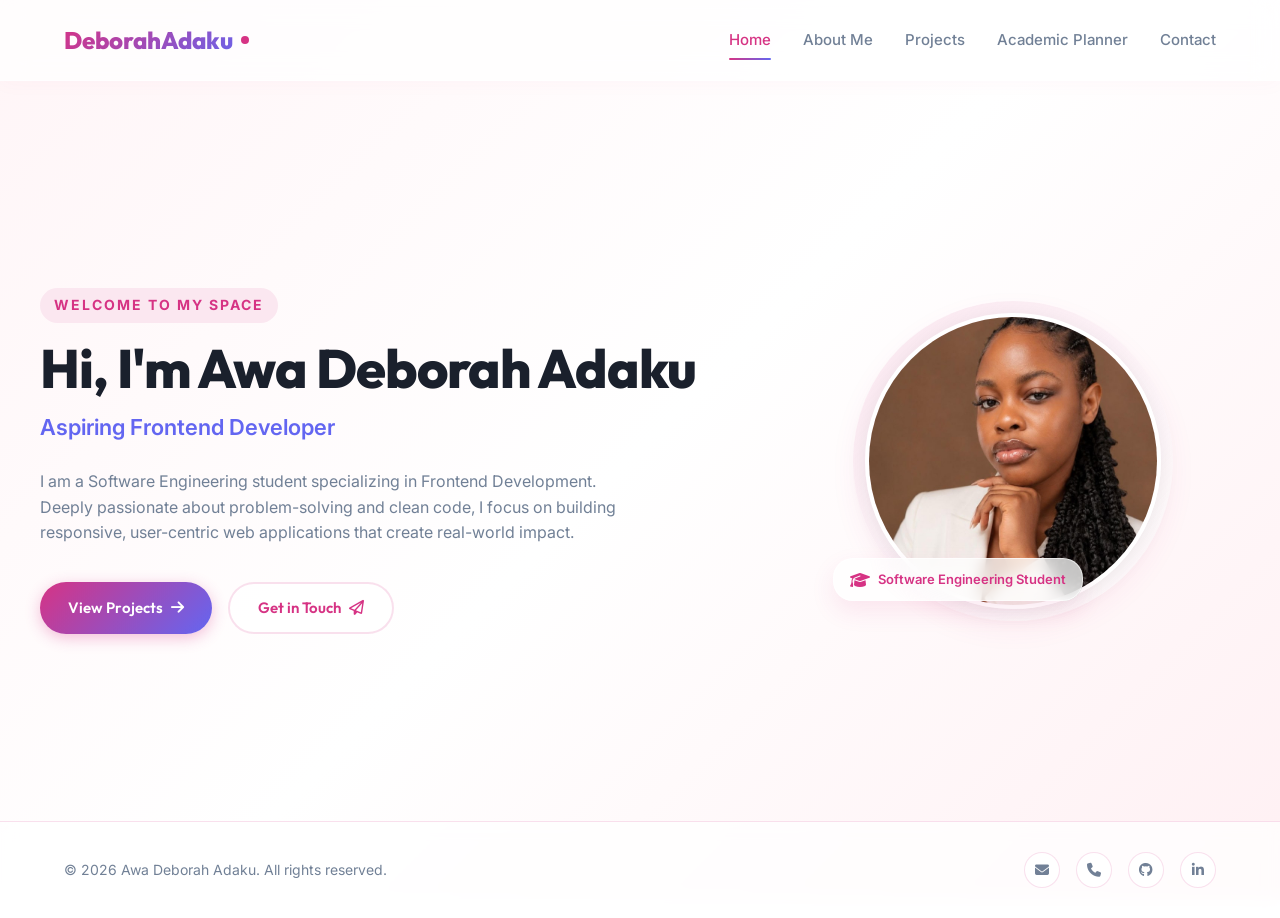
<file: index.html>
<!DOCTYPE html>
<html lang="en">
<head>
  <meta charset="UTF-8">
  <meta name="viewport" content="width=device-width, initial-scale=1.0">
  <meta name="description" content="Academic Portfolio of Awa Deborah Adaku - Aspiring Frontend Developer and Software Engineering Student.">
  <title>Awa Deborah Adaku | Home Portfolio</title>
  <link rel="stylesheet" href="css/style.css">
  <link rel="stylesheet" href="https://cdnjs.cloudflare.com/ajax/libs/font-awesome/6.4.0/css/all.min.css">
</head>
<body>

  <!-- Navigation Header -->
  <header>
    <div class="container navbar">
      <a href="index.html" class="logo">
        DeborahAdaku<span class="logo-dot"></span>
      </a>
      <button class="menu-toggle" aria-label="Toggle Navigation Menu">
        <span></span>
        <span></span>
        <span></span>
      </button>
      <nav class="nav-links">
        <a href="index.html" class="active">Home</a>
        <a href="about.html">About Me</a>
        <a href="projects.html">Projects</a>
        <a href="planner.html">Academic Planner</a>
        <a href="contact.html">Contact</a>
      </nav>
    </div>
  </header>

  <!-- Main Hero Section -->
  <main class="container hero-section">
    <div class="hero-content">
      <span class="welcome-label">Welcome to my space</span>
      <h1 class="hero-name">Hi, I'm Awa Deborah Adaku</h1>
      <p class="hero-tagline">Aspiring Frontend Developer</p>
      <p class="hero-bio">
        I am a Software Engineering student specializing in Frontend Development. Deeply passionate about problem-solving and clean code, I focus on building responsive, user-centric web applications that create real-world impact.
      </p>
      <div class="hero-buttons">
        <a href="projects.html" class="btn btn-primary">
          View Projects <i class="fas fa-arrow-right"></i>
        </a>
        <a href="contact.html" class="btn btn-outline">
          Get in Touch <i class="far fa-paper-plane"></i>
        </a>
      </div>
    </div>
    
    <div class="hero-image-wrapper">
      <div class="hero-image-container">
        <img src="assets/profile.jpg" alt="Awa Deborah Adaku - Portrait" class="hero-image">
        <div class="hero-badge">
          <i class="fas fa-graduation-cap" style="color: var(--primary);"></i>
          <span>Software Engineering Student</span>
        </div>
      </div>
    </div>
  </main>

  <!-- Footer Section -->
  <footer>
    <div class="container footer-content">
      <p>&copy; 2026 Awa Deborah Adaku. All rights reserved.</p>
      <div class="social-links">
        <a href="mailto:d.awa8101@miva.edu.ng" class="social-icon" aria-label="Email Awa"><i class="fas fa-envelope"></i></a>
        <a href="tel:07070269070" class="social-icon" aria-label="Call Awa"><i class="fas fa-phone"></i></a>
        <a href="#" class="social-icon" aria-label="GitHub Profile"><i class="fab fa-github"></i></a>
        <a href="#" class="social-icon" aria-label="LinkedIn Profile"><i class="fab fa-linkedin-in"></i></a>
      </div>
    </div>
  </footer>

  <script src="js/main.js"></script>
</body>
</html>
</file>
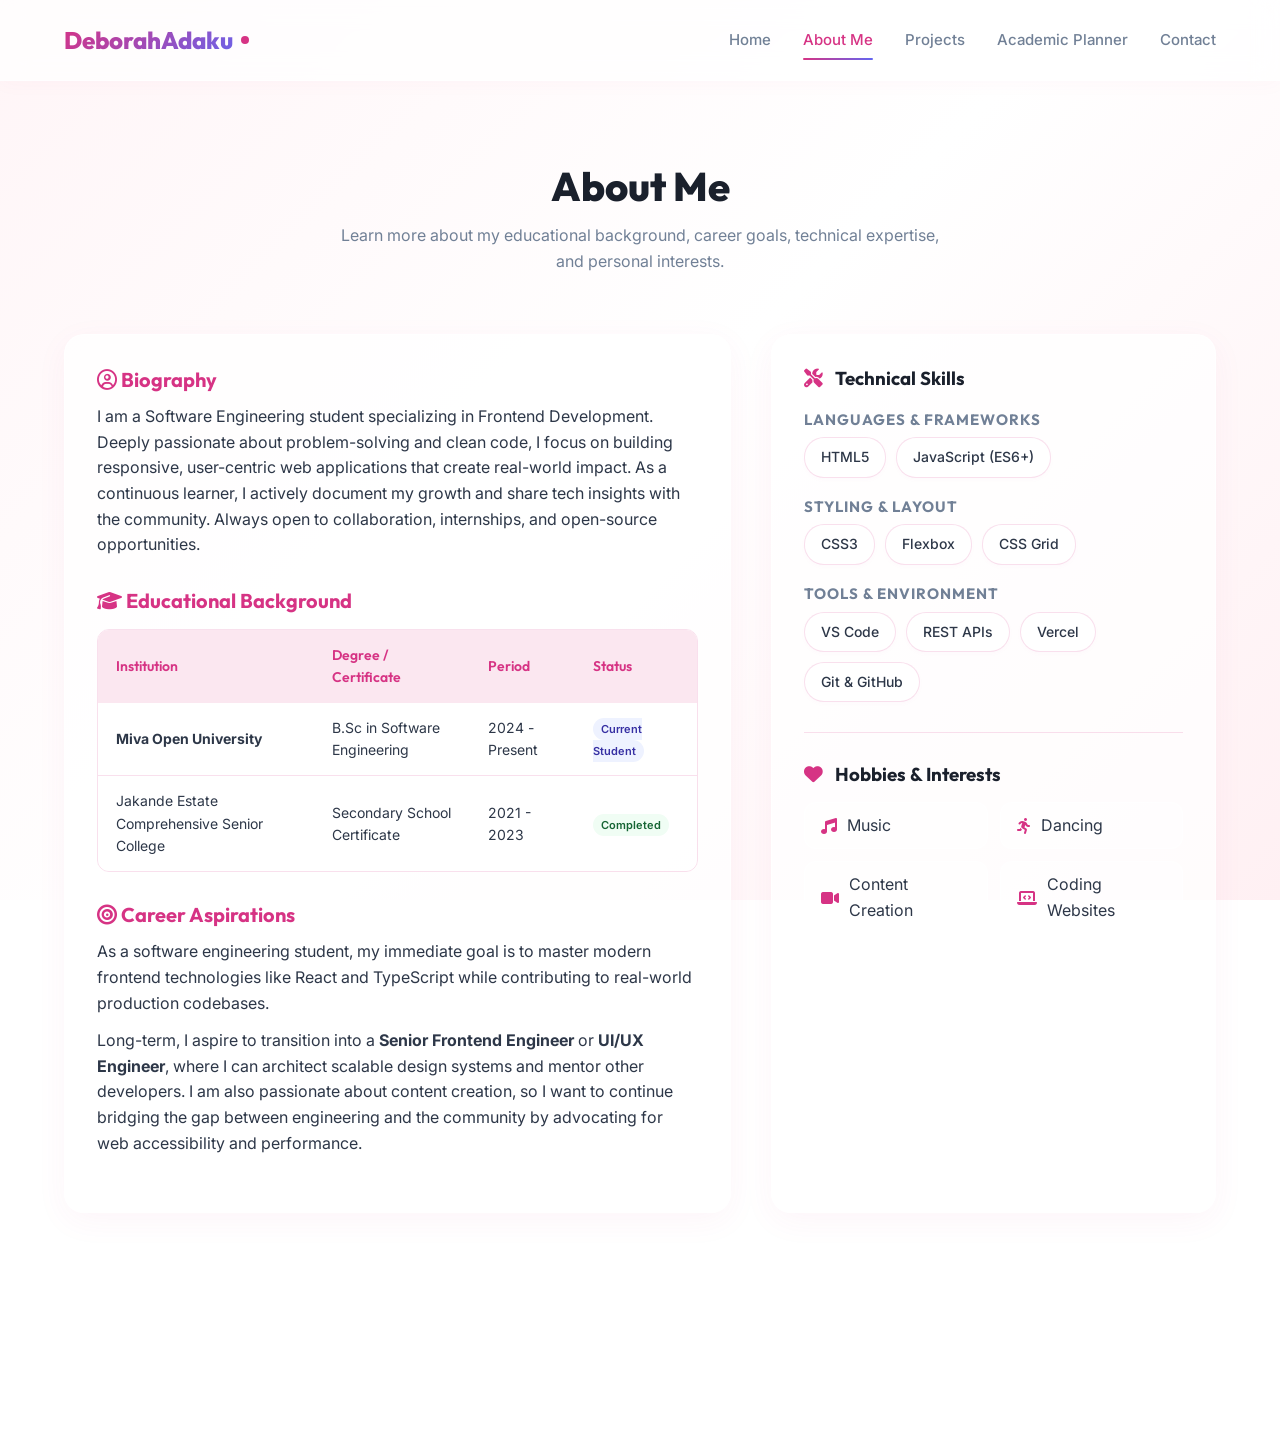
<file: about.html>
<!DOCTYPE html>
<html lang="en">
<head>
  <meta charset="UTF-8">
  <meta name="viewport" content="width=device-width, initial-scale=1.0">
  <meta name="description" content="About Awa Deborah Adaku - Education, skills, career goals and hobbies.">
  <title>About Me | Awa Deborah Adaku</title>
  <link rel="stylesheet" href="css/style.css">
  <link rel="stylesheet" href="https://cdnjs.cloudflare.com/ajax/libs/font-awesome/6.4.0/css/all.min.css">
</head>
<body>

  <!-- Navigation Header -->
  <header>
    <div class="container navbar">
      <a href="index.html" class="logo">
        DeborahAdaku<span class="logo-dot"></span>
      </a>
      <button class="menu-toggle" aria-label="Toggle Navigation Menu">
        <span></span>
        <span></span>
        <span></span>
      </button>
      <nav class="nav-links">
        <a href="index.html">Home</a>
        <a href="about.html" class="active">About Me</a>
        <a href="projects.html">Projects</a>
        <a href="planner.html">Academic Planner</a>
        <a href="contact.html">Contact</a>
      </nav>
    </div>
  </header>

  <!-- About Me Main Page Content -->
  <main class="page-section">
    <div class="container fade-in">
      
      <div class="page-header">
        <h1 class="page-title">About Me</h1>
        <p class="page-subtitle">Learn more about my educational background, career goals, technical expertise, and personal interests.</p>
      </div>

      <div class="about-grid">
        
        <!-- Left Column: Biography, Education, and Career Aspirations -->
        <div class="glass-card">
          <div class="about-info-group">
            <h3><i class="far fa-user-circle"></i> Biography</h3>
            <p>
              I am a Software Engineering student specializing in Frontend Development. Deeply passionate about problem-solving and clean code, I focus on building responsive, user-centric web applications that create real-world impact. As a continuous learner, I actively document my growth and share tech insights with the community. Always open to collaboration, internships, and open-source opportunities.
            </p>
          </div>

          <div class="about-info-group" style="margin-top: 30px;">
            <h3><i class="fas fa-graduation-cap"></i> Educational Background</h3>
            <div class="edu-table-container">
              <table class="edu-table">
                <thead>
                  <tr>
                    <th>Institution</th>
                    <th>Degree / Certificate</th>
                    <th>Period</th>
                    <th>Status</th>
                  </tr>
                </thead>
                <tbody>
                  <tr>
                    <td><strong>Miva Open University</strong></td>
                    <td>B.Sc in Software Engineering</td>
                    <td>2024 - Present</td>
                    <td><span class="badge-tag current">Current Student</span></td>
                  </tr>
                  <tr>
                    <td>Jakande Estate Comprehensive Senior College</td>
                    <td>Secondary School Certificate</td>
                    <td>2021 - 2023</td>
                    <td><span class="badge-tag">Completed</span></td>
                  </tr>
                </tbody>
              </table>
            </div>
          </div>

          <div class="about-info-group" style="margin-top: 30px;">
            <h3><i class="fas fa-bullseye"></i> Career Aspirations</h3>
            <p style="margin-bottom: 12px;">
              As a software engineering student, my immediate goal is to master modern frontend technologies like React and TypeScript while contributing to real-world production codebases.
            </p>
            <p>
              Long-term, I aspire to transition into a <strong>Senior Frontend Engineer</strong> or <strong>UI/UX Engineer</strong>, where I can architect scalable design systems and mentor other developers. I am also passionate about content creation, so I want to continue bridging the gap between engineering and the community by advocating for web accessibility and performance.
            </p>
          </div>
        </div>

        <!-- Right Column: Skills, Hobbies, and Contact Fastlinks -->
        <div class="glass-card">
          <div class="skills-container">
            <h3><i class="fas fa-tools" style="color: var(--primary); margin-right: 8px;"></i> Technical Skills</h3>
            
            <div class="skill-category">
              <h4>Languages & Frameworks</h4>
              <div class="skill-badges">
                <span class="skill-badge">HTML5</span>
                <span class="skill-badge">JavaScript (ES6+)</span>
              </div>
            </div>

            <div class="skill-category">
              <h4>Styling & Layout</h4>
              <div class="skill-badges">
                <span class="skill-badge">CSS3</span>
                <span class="skill-badge">Flexbox</span>
                <span class="skill-badge">CSS Grid</span>
              </div>
            </div>

            <div class="skill-category">
              <h4>Tools & Environment</h4>
              <div class="skill-badges">
                <span class="skill-badge">VS Code</span>
                <span class="skill-badge">REST APIs</span>
                <span class="skill-badge">Vercel</span>
                <span class="skill-badge">Git & GitHub</span>
              </div>
            </div>
          </div>

          <hr style="border: 0; border-top: 1px solid var(--border); margin: 30px 0;">

          <div>
            <h3 style="margin-bottom: 15px;"><i class="fas fa-heart" style="color: var(--primary); margin-right: 8px;"></i> Hobbies & Interests</h3>
            <div class="hobbies-list">
              <div class="hobby-item">
                <i class="fas fa-music hobby-icon"></i>
                <span>Music</span>
              </div>
              <div class="hobby-item">
                <i class="fas fa-running hobby-icon"></i>
                <span>Dancing</span>
              </div>
              <div class="hobby-item">
                <i class="fas fa-video hobby-icon"></i>
                <span>Content Creation</span>
              </div>
              <div class="hobby-item">
                <i class="fas fa-laptop-code hobby-icon"></i>
                <span>Coding Websites</span>
              </div>
            </div>
          </div>
        </div>

      </div>

      
           

  <!-- Footer Section -->
  <footer>
    <div class="container footer-content">
      <p>&copy; 2026 Awa Deborah Adaku. All rights reserved.</p>
      <div class="social-links">
        <a href="mailto:d.awa8101@miva.edu.ng" class="social-icon" aria-label="Email Awa"><i class="fas fa-envelope"></i></a>
        <a href="tel:07070269070" class="social-icon" aria-label="Call Awa"><i class="fas fa-phone"></i></a>
        <a href="#" class="social-icon" aria-label="GitHub Profile"><i class="fab fa-github"></i></a>
        <a href="#" class="social-icon" aria-label="LinkedIn Profile"><i class="fab fa-linkedin-in"></i></a>
      </div>
    </div>
  </footer>

  <script src="js/main.js"></script>
</body>
</html>
</file>
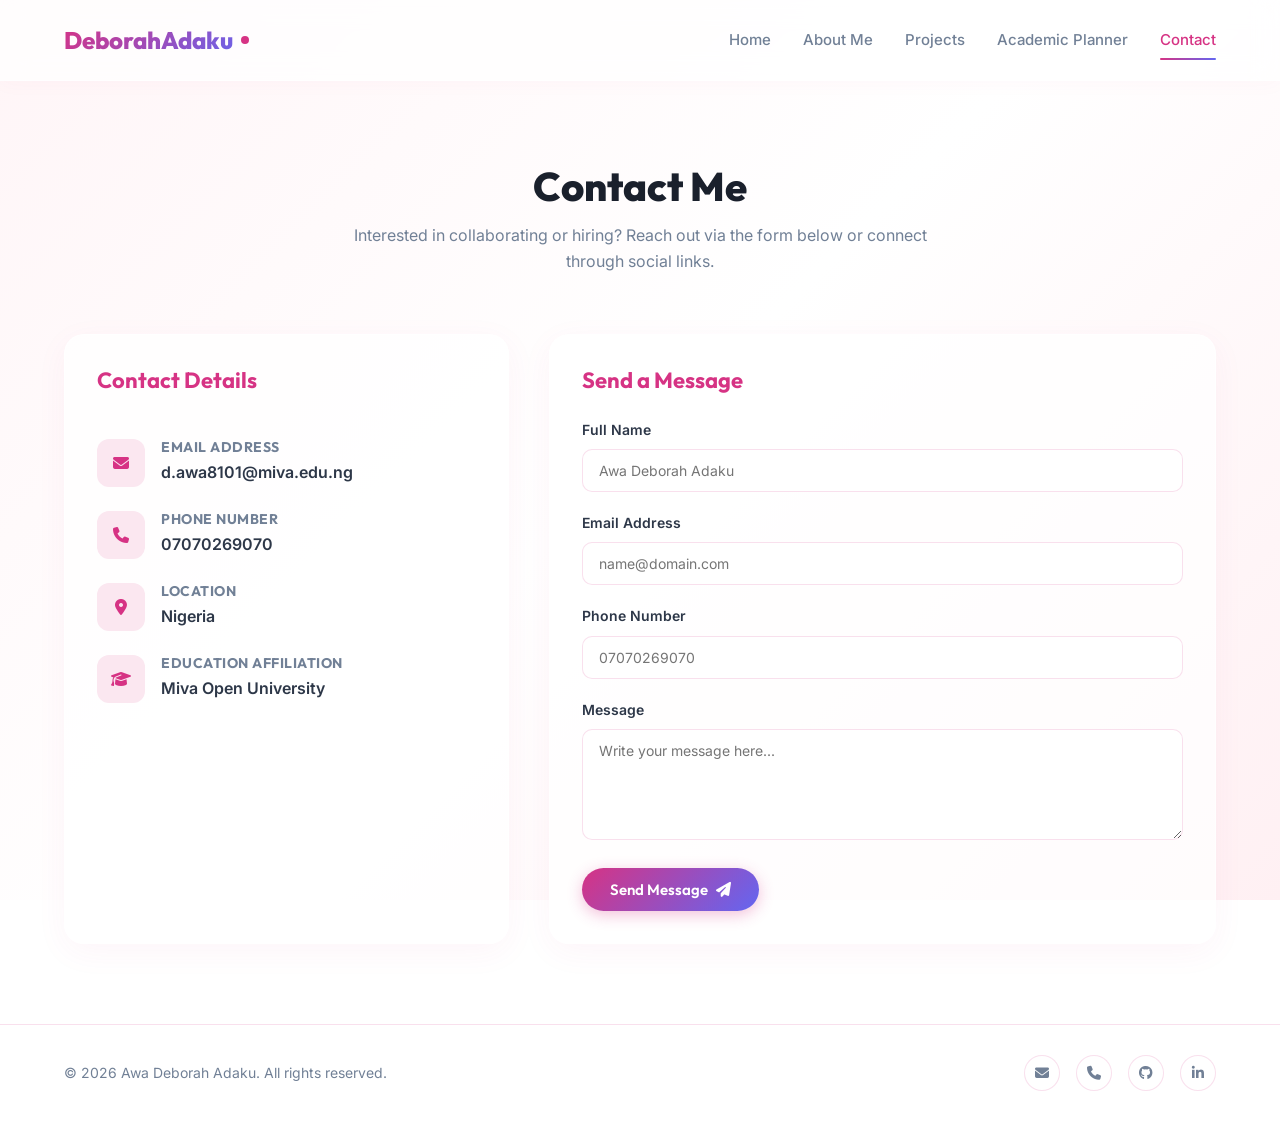
<file: contact.html>
<!DOCTYPE html>
<html lang="en">
<head>
  <meta charset="UTF-8">
  <meta name="viewport" content="width=device-width, initial-scale=1.0">
  <meta name="description" content="Contact Awa Deborah Adaku - Software engineering student and frontend developer. Send a message.">
  <title>Contact Me | Awa Deborah Adaku</title>
  <link rel="stylesheet" href="css/style.css">
  <link rel="stylesheet" href="https://cdnjs.cloudflare.com/ajax/libs/font-awesome/6.4.0/css/all.min.css">
</head>
<body>

  <!-- Navigation Header -->
  <header>
    <div class="container navbar">
      <a href="index.html" class="logo">
        DeborahAdaku<span class="logo-dot"></span>
      </a>
      <button class="menu-toggle" aria-label="Toggle Navigation Menu">
        <span></span>
        <span></span>
        <span></span>
      </button>
      <nav class="nav-links">
        <a href="index.html">Home</a>
        <a href="about.html">About Me</a>
        <a href="projects.html">Projects</a>
        <a href="planner.html">Academic Planner</a>
        <a href="contact.html" class="active">Contact</a>
      </nav>
    </div>
  </header>

  <!-- Contact Page Main Content -->
  <main class="page-section">
    <div class="container fade-in">
      
      <div class="page-header">
        <h1 class="page-title">Contact Me</h1>
        <p class="page-subtitle">Interested in collaborating or hiring? Reach out via the form below or connect through social links.</p>
      </div>

      <div class="contact-grid">
        
        <!-- Left Side: Contact Information Cards -->
        <div class="glass-card contact-info">
          <h2 style="font-size: 22px; margin-bottom: 20px; color: var(--primary);">Contact Details</h2>
          
          <div class="info-item">
            <div class="info-icon-box">
              <i class="fas fa-envelope"></i>
            </div>
            <div class="info-content">
              <h4>Email Address</h4>
              <p><a href="mailto:d.awa8101@miva.edu.ng" style="color: inherit;">d.awa8101@miva.edu.ng</a></p>
            </div>
          </div>

          <div class="info-item">
            <div class="info-icon-box">
              <i class="fas fa-phone"></i>
            </div>
            <div class="info-content">
              <h4>Phone Number</h4>
              <p><a href="tel:07070269070" style="color: inherit;">07070269070</a></p>
            </div>
          </div>

          <div class="info-item">
            <div class="info-icon-box">
              <i class="fas fa-map-marker-alt"></i>
            </div>
            <div class="info-content">
              <h4>Location</h4>
              <p>Nigeria</p>
            </div>
          </div>

          <div class="info-item">
            <div class="info-icon-box">
              <i class="fas fa-graduation-cap"></i>
            </div>
            <div class="info-content">
              <h4>Education Affiliation</h4>
              <p>Miva Open University</p>
            </div>
          </div>
        </div>

        <!-- Right Side: Contact Form and Validation Message -->
        <div class="glass-card">
          <h2 style="font-size: 22px; margin-bottom: 24px; color: var(--primary);">Send a Message</h2>
          
          <!-- Dynamic Alert Box for JS Validation Messages -->
          <div id="form-alert" class="form-alert"></div>

          <form id="contact-form" novalidate>
            <div class="form-group">
              <label for="contact-name">Full Name</label>
              <input type="text" id="contact-name" placeholder="Awa Deborah Adaku">
            </div>

            <div class="form-group">
              <label for="contact-email">Email Address</label>
              <input type="email" id="contact-email" placeholder="name@domain.com">
            </div>

            <div class="form-group">
              <label for="contact-phone">Phone Number</label>
              <input type="tel" id="contact-phone" placeholder="07070269070">
            </div>

            <div class="form-group">
              <label for="contact-message">Message</label>
              <textarea id="contact-message" rows="5" placeholder="Write your message here..."></textarea>
            </div>

            <button type="submit" class="btn btn-primary">
              Send Message <i class="fas fa-paper-plane"></i>
            </button>
          </form>
        </div>

      </div>

    </div>
  </main>

  <!-- Footer Section -->
  <footer>
    <div class="container footer-content">
      <p>&copy; 2026 Awa Deborah Adaku. All rights reserved.</p>
      <div class="social-links">
        <a href="mailto:d.awa8101@miva.edu.ng" class="social-icon" aria-label="Email Awa"><i class="fas fa-envelope"></i></a>
        <a href="tel:07070269070" class="social-icon" aria-label="Call Awa"><i class="fas fa-phone"></i></a>
        <a href="#" class="social-icon" aria-label="GitHub Profile"><i class="fab fa-github"></i></a>
        <a href="#" class="social-icon" aria-label="LinkedIn Profile"><i class="fab fa-linkedin-in"></i></a>
      </div>
    </div>
  </footer>

  <script src="js/main.js"></script>
  <script src="js/contact.js"></script>
</body>
</html>
</file>
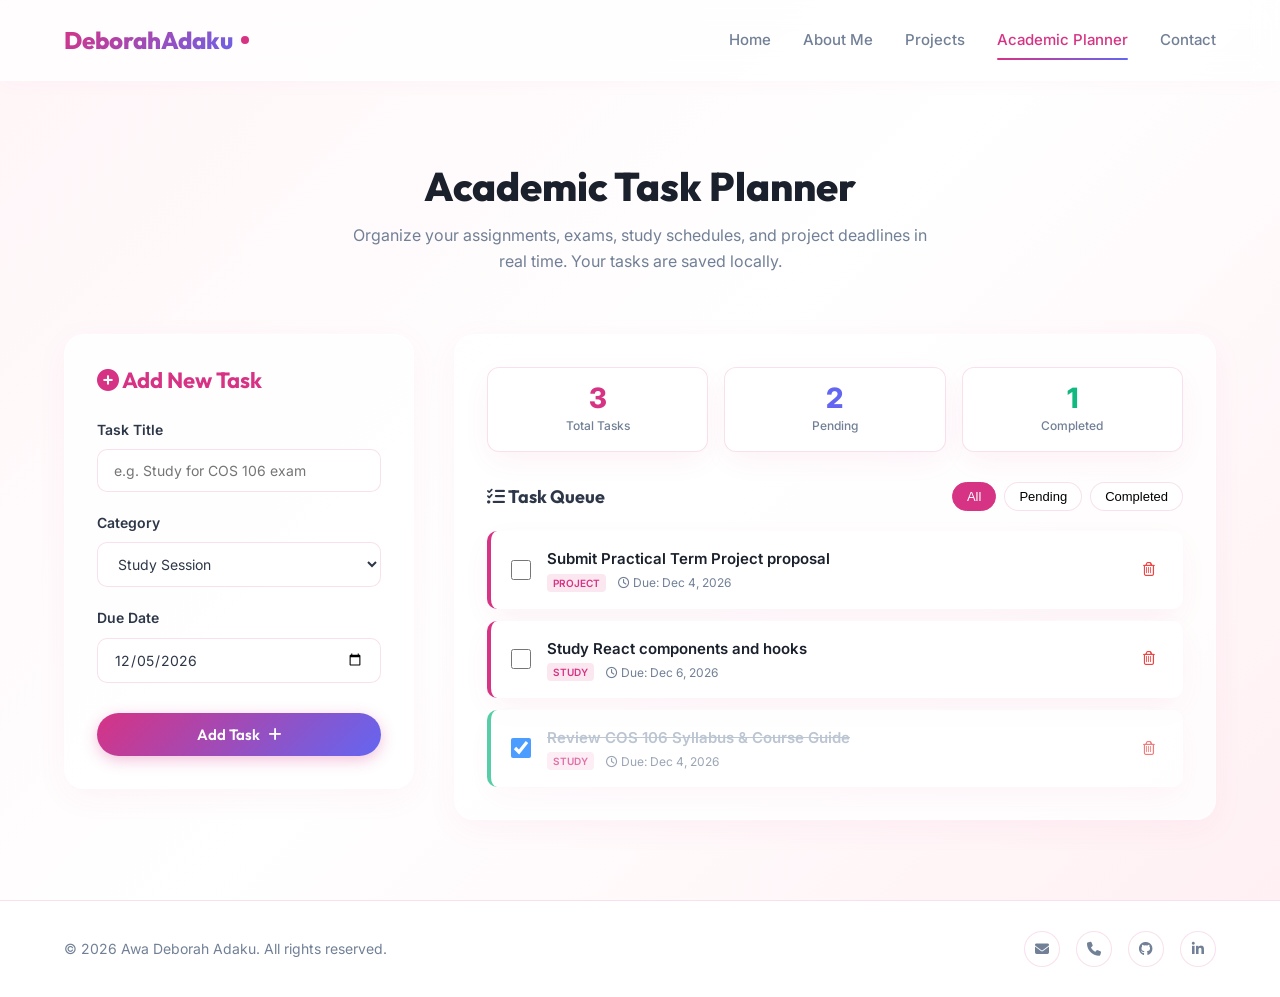
<file: planner.html>
<!DOCTYPE html>
<html lang="en">
<head>
  <meta charset="UTF-8">
  <meta name="viewport" content="width=device-width, initial-scale=1.0">
  <meta name="description" content="Academic Planner - Manage tasks, assignments, and exams for Miva Open University studies.">
  <title>Academic Planner | Awa Deborah Adaku</title>
  <link rel="stylesheet" href="css/style.css">
  <link rel="stylesheet" href="https://cdnjs.cloudflare.com/ajax/libs/font-awesome/6.4.0/css/all.min.css">
</head>
<body>

  <!-- Navigation Header -->
  <header>
    <div class="container navbar">
      <a href="index.html" class="logo">
        DeborahAdaku<span class="logo-dot"></span>
      </a>
      <button class="menu-toggle" aria-label="Toggle Navigation Menu">
        <span></span>
        <span></span>
        <span></span>
      </button>
      <nav class="nav-links">
        <a href="index.html">Home</a>
        <a href="about.html">About Me</a>
        <a href="projects.html">Projects</a>
        <a href="planner.html" class="active">Academic Planner</a>
        <a href="contact.html">Contact</a>
      </nav>
    </div>
  </header>

  <!-- Main Planner Page Content -->
  <main class="page-section">
    <div class="container fade-in">
      
      <div class="page-header">
        <h1 class="page-title">Academic Task Planner</h1>
        <p class="page-subtitle">Organize your assignments, exams, study schedules, and project deadlines in real time. Your tasks are saved locally.</p>
      </div>

      <div class="planner-container">
        
        <!-- Left Column: Add Task Form -->
        <section class="glass-card planner-form-card">
          <h2 style="font-size: 22px; margin-bottom: 24px; color: var(--primary);">
            <i class="fas fa-plus-circle"></i> Add New Task
          </h2>
          <form id="task-form">
            <div class="form-group">
              <label for="task-title">Task Title</label>
              <input type="text" id="task-title" placeholder="e.g. Study for COS 106 exam" required>
            </div>
            
            <div class="form-group">
              <label for="task-category">Category</label>
              <select id="task-category" required>
                <option value="Study">Study Session</option>
                <option value="Assignment">Assignment</option>
                <option value="Project">Term Project</option>
                <option value="Exam">Exam / Quiz</option>
              </select>
            </div>

            <div class="form-group">
              <label for="task-date">Due Date</label>
              <input type="date" id="task-date" required>
            </div>

            <button type="submit" class="btn btn-primary" style="width: 100%; margin-top: 10px;">
              Add Task <i class="fas fa-plus"></i>
            </button>
          </form>
        </section>

        <!-- Right Column: Task List and Stats -->
        <section class="glass-card">
          
          <!-- Stats Summary Dashboard -->
          <div class="planner-stats">
            <div class="stat-box">
              <div class="stat-value" id="stat-total">0</div>
              <div class="stat-label">Total Tasks</div>
            </div>
            <div class="stat-box">
              <div class="stat-value" id="stat-pending" style="color: var(--secondary);">0</div>
              <div class="stat-label">Pending</div>
            </div>
            <div class="stat-box">
              <div class="stat-value" id="stat-completed" style="color: #10b981;">0</div>
              <div class="stat-label">Completed</div>
            </div>
          </div>

          <!-- List Controls & Filter Header -->
          <div class="planner-controls">
            <h3 style="font-size: 18px; color: var(--text-main);"><i class="fas fa-tasks"></i> Task Queue</h3>
            <div class="filter-group">
              <button class="filter-btn active" data-filter="all">All</button>
              <button class="filter-btn" data-filter="pending">Pending</button>
              <button class="filter-btn" data-filter="completed">Completed</button>
            </div>
          </div>

          <!-- Dynamic Task List Container -->
          <div id="task-list" class="task-list">
            <!-- Dynamic elements will be appended by JavaScript -->
            <div class="empty-state">
              <div class="empty-icon"><i class="far fa-calendar-check" style="color: var(--text-light);"></i></div>
              <p>No tasks found. Add a task on the left to get started!</p>
            </div>
          </div>

        </section>

      </div>

    </div>
  </main>

  <!-- Footer Section -->
  <footer>
    <div class="container footer-content">
      <p>&copy; 2026 Awa Deborah Adaku. All rights reserved.</p>
      <div class="social-links">
        <a href="mailto:d.awa8101@miva.edu.ng" class="social-icon" aria-label="Email Awa"><i class="fas fa-envelope"></i></a>
        <a href="tel:07070269070" class="social-icon" aria-label="Call Awa"><i class="fas fa-phone"></i></a>
        <a href="#" class="social-icon" aria-label="GitHub Profile"><i class="fab fa-github"></i></a>
        <a href="#" class="social-icon" aria-label="LinkedIn Profile"><i class="fab fa-linkedin-in"></i></a>
      </div>
    </div>
  </footer>

  <script src="js/main.js"></script>
  <script src="js/planner.js"></script>
</body>
</html>
</file>
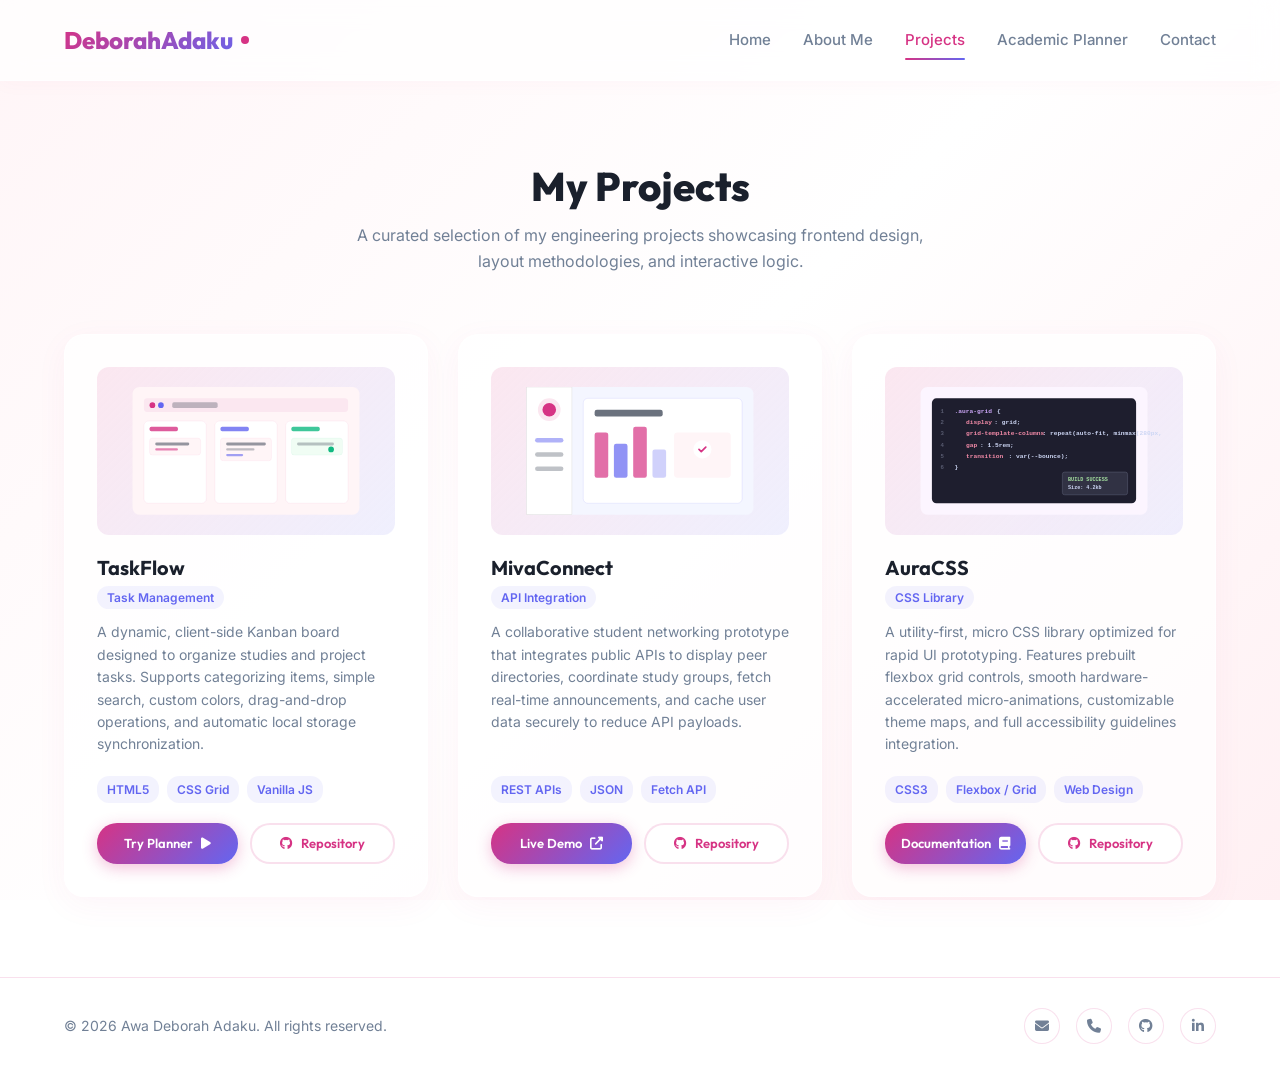
<file: projects.html>
<!DOCTYPE html>
<html lang="en">
<head>
  <meta charset="UTF-8">
  <meta name="viewport" content="width=device-width, initial-scale=1.0">
  <meta name="description" content="Projects developed by Awa Deborah Adaku - Web Applications, APIs, CSS layouts.">
  <title>Projects | Awa Deborah Adaku</title>
  <link rel="stylesheet" href="css/style.css">
  <link rel="stylesheet" href="https://cdnjs.cloudflare.com/ajax/libs/font-awesome/6.4.0/css/all.min.css">
</head>
<body>

  <!-- Navigation Header -->
  <header>
    <div class="container navbar">
      <a href="index.html" class="logo">
        DeborahAdaku<span class="logo-dot"></span>
      </a>
      <button class="menu-toggle" aria-label="Toggle Navigation Menu">
        <span></span>
        <span></span>
        <span></span>
      </button>
      <nav class="nav-links">
        <a href="index.html">Home</a>
        <a href="about.html">About Me</a>
        <a href="projects.html" class="active">Projects</a>
        <a href="planner.html">Academic Planner</a>
        <a href="contact.html">Contact</a>
      </nav>
    </div>
  </header>

  <!-- Projects Showcase Section -->
  <main class="page-section">
    <div class="container fade-in">
      
      <div class="page-header">
        <h1 class="page-title">My Projects</h1>
        <p class="page-subtitle">A curated selection of my engineering projects showcasing frontend design, layout methodologies, and interactive logic.</p>
      </div>

      <div class="projects-grid">
        
        <!-- Project 1: TaskFlow -->
        <article class="glass-card project-card">
          <div class="project-img-wrapper">
            <div class="project-mockup">
              <!-- Inline SVG representing Kanban Mockup -->
              <svg viewBox="0 0 400 225" class="project-mockup-svg" xmlns="http://www.w3.org/2000/svg">
                <rect width="100%" height="100%" rx="12" fill="#fff5f7"/>
                <rect x="20" y="20" width="360" height="24" rx="6" fill="#fbe7f0"/>
                <circle cx="35" cy="32" r="5" fill="#d63384"/>
                <circle cx="50" cy="32" r="5" fill="#6366f1"/>
                <rect x="70" y="27" width="80" height="10" rx="3" fill="#2d3748" opacity="0.3"/>
                <!-- Columns -->
                <rect x="20" y="60" width="110" height="145" rx="8" fill="#ffffff" stroke="rgba(214, 51, 132, 0.1)"/>
                <rect x="145" y="60" width="110" height="145" rx="8" fill="#ffffff" stroke="rgba(214, 51, 132, 0.1)"/>
                <rect x="270" y="60" width="110" height="145" rx="8" fill="#ffffff" stroke="rgba(214, 51, 132, 0.1)"/>
                <!-- Column Titles -->
                <rect x="30" y="70" width="50" height="8" rx="3" fill="#d63384" opacity="0.8"/>
                <rect x="155" y="70" width="50" height="8" rx="3" fill="#6366f1" opacity="0.8"/>
                <rect x="280" y="70" width="50" height="8" rx="3" fill="#10b981" opacity="0.8"/>
                <!-- Tasks Cards -->
                <rect x="30" y="90" width="90" height="30" rx="5" fill="#fff5f7" stroke="rgba(214, 51, 132, 0.08)"/>
                <rect x="40" y="98" width="60" height="5" rx="2.5" fill="#2d3748" opacity="0.5"/>
                <rect x="40" y="108" width="40" height="4" rx="2" fill="#d63384" opacity="0.6"/>

                <rect x="155" y="90" width="90" height="40" rx="5" fill="#fff5f7" stroke="rgba(214, 51, 132, 0.08)"/>
                <rect x="165" y="98" width="70" height="5" rx="2.5" fill="#2d3748" opacity="0.5"/>
                <rect x="165" y="108" width="50" height="4" rx="2" fill="#2d3748" opacity="0.3"/>
                <rect x="165" y="118" width="30" height="4" rx="2" fill="#6366f1" opacity="0.6"/>

                <rect x="280" y="90" width="90" height="30" rx="5" fill="#f0fdf4" stroke="rgba(16, 185, 129, 0.08)"/>
                <rect x="290" y="98" width="65" height="5" rx="2.5" fill="#2d3748" opacity="0.3"/>
                <circle cx="350" cy="110" r="5" fill="#10b981"/>
              </svg>
            </div>
          </div>
          <div class="project-title-box">
            <h3>TaskFlow</h3>
            <span class="project-tag">Task Management</span>
          </div>
          <p class="project-desc">
            A dynamic, client-side Kanban board designed to organize studies and project tasks. Supports categorizing items, simple search, custom colors, drag-and-drop operations, and automatic local storage synchronization.
          </p>
          <div class="project-tags">
            <span class="project-tag">HTML5</span>
            <span class="project-tag">CSS Grid</span>
            <span class="project-tag">Vanilla JS</span>
          </div>
          <div class="project-links">
            <a href="planner.html" class="btn btn-primary">Try Planner <i class="fas fa-play"></i></a>
            <a href="#" class="btn btn-outline" target="_blank"><i class="fab fa-github"></i> Repository</a>
          </div>
        </article>

        <!-- Project 2: MivaConnect -->
        <article class="glass-card project-card">
          <div class="project-img-wrapper">
            <div class="project-mockup">
              <!-- Inline SVG representing API / Connect Portal Mockup -->
              <svg viewBox="0 0 400 225" class="project-mockup-svg" xmlns="http://www.w3.org/2000/svg">
<rect width="100%" height="100%" rx="12" fill="#f4f6ff" />

<rect x="0" y="0" width="80" height="225" fill="#ffffff" stroke="#e0e0e0" stroke-width="1" />
<circle cx="40" cy="40" r="20" fill="#fbe7f0" />
<circle cx="40" cy="40" r="12" fill="#d63384" />
<rect x="15" y="90" width="50" height="8" rx="4" fill="#6366f1" opacity="0.5" />
<rect x="15" y="115" width="50" height="8" rx="4" fill="#2d3748" opacity="0.3" />
<rect x="15" y="140" width="50" height="8" rx="4" fill="#2d3748" opacity="0.3" />

<rect x="100" y="20" width="280" height="185" rx="8" fill="#ffffff" stroke="rgba(99, 102, 241, 0.2)" stroke-width="1" />
<rect x="120" y="40" width="120" height="12" rx="4" fill="#2d3748" opacity="0.7" />

<rect x="120" y="80" width="24" height="80" rx="4" fill="#d63384" opacity="0.7" />
<rect x="154" y="100" width="24" height="60" rx="4" fill="#6366f1" opacity="0.7" />
<rect x="188" y="70" width="24" height="90" rx="4" fill="#d63384" opacity="0.7" />
<rect x="222" y="110" width="24" height="50" rx="4" fill="#6366f1" opacity="0.3" />

<rect x="260" y="80" width="100" height="80" rx="6" fill="#fff5f7" />
<circle cx="310" cy="110" r="16" fill="#ffffff" />
<path d="M304,110 L308,114 L316,106" fill="none" stroke="#d63384" stroke-width="3" stroke-linecap="round" stroke-linejoin="round" />
</svg>



            </div>
          </div>
          <div class="project-title-box">
            <h3>MivaConnect</h3>
            <span class="project-tag">API Integration</span>
          </div>
          <p class="project-desc">
            A collaborative student networking prototype that integrates public APIs to display peer directories, coordinate study groups, fetch real-time announcements, and cache user data securely to reduce API payloads.
          </p>
          <div class="project-tags">
            <span class="project-tag">REST APIs</span>
            <span class="project-tag">JSON</span>
            <span class="project-tag">Fetch API</span>
          </div>
          <div class="project-links">
            <a href="#" class="btn btn-primary" target="_blank">Live Demo <i class="fas fa-external-link-alt"></i></a>
            <a href="#" class="btn btn-outline" target="_blank"><i class="fab fa-github"></i> Repository</a>
          </div>
        </article>

        <!-- Project 3: AuraCSS -->
        <article class="glass-card project-card">
          <div class="project-img-wrapper">
            <div class="project-mockup">
              <!-- Inline SVG representing AuraCSS / Framework Mockup -->
              <svg viewBox="0 0 400 225" class="project-mockup-svg" xmlns="http://www.w3.org/2000/svg">
                <rect width="100%" height="100%" rx="12" fill="#fcf5ff"/>
                <rect x="20" y="20" width="360" height="185" rx="8" fill="#1e1e2e"/>
                <!-- Line Numbers -->
                <text x="35" y="45" fill="#585b70" font-family="Courier, monospace" font-size="10">1</text>
                <text x="35" y="65" fill="#585b70" font-family="Courier, monospace" font-size="10">2</text>
                <text x="35" y="85" fill="#585b70" font-family="Courier, monospace" font-size="10">3</text>
                <text x="35" y="105" fill="#585b70" font-family="Courier, monospace" font-size="10">4</text>
                <text x="35" y="125" fill="#585b70" font-family="Courier, monospace" font-size="10">5</text>
                <text x="35" y="145" fill="#585b70" font-family="Courier, monospace" font-size="10">6</text>
                <!-- Code Snippet -->
                <text x="60" y="45" fill="#cba6f7" font-family="Courier, monospace" font-size="11">.aura-grid</text>
                <text x="135" y="45" fill="#cdd6f4" font-family="Courier, monospace" font-size="11">{</text>
                <text x="80" y="65" fill="#f38ba8" font-family="Courier, monospace" font-size="11">display</text>
                <text x="130" y="65" fill="#cdd6f4" font-family="Courier, monospace" font-size="11">: grid;</text>
                
                <text x="80" y="85" fill="#f38ba8" font-family="Courier, monospace" font-size="11">grid-template-columns</text>
                <text x="215" y="85" fill="#cdd6f4" font-family="Courier, monospace" font-size="11">: repeat(auto-fit, minmax(280px, 1fr));</text>

                <text x="80" y="105" fill="#f38ba8" font-family="Courier, monospace" font-size="11">gap</text>
                <text x="105" y="105" fill="#cdd6f4" font-family="Courier, monospace" font-size="11">: 1.5rem;</text>

                <text x="80" y="125" fill="#f38ba8" font-family="Courier, monospace" font-size="11">transition</text>
                <text x="155" y="125" fill="#cdd6f4" font-family="Courier, monospace" font-size="11">: var(--bounce);</text>

                <text x="60" y="145" fill="#cdd6f4" font-family="Courier, monospace" font-size="11">}</text>
                
                <!-- Terminal Output Mockup -->
                <rect x="250" y="150" width="115" height="40" rx="4" fill="#313244" stroke="#585b70" stroke-width="1"/>
                <text x="260" y="165" fill="#a6e3a1" font-family="Courier, monospace" font-size="9">BUILD SUCCESS</text>
                <text x="260" y="180" fill="#cdd6f4" font-family="Courier, monospace" font-size="9">Size: 4.2kb</text>
              </svg>
            </div>
          </div>
          <div class="project-title-box">
            <h3>AuraCSS</h3>
            <span class="project-tag">CSS Library</span>
          </div>
          <p class="project-desc">
            A utility-first, micro CSS library optimized for rapid UI prototyping. Features prebuilt flexbox grid controls, smooth hardware-accelerated micro-animations, customizable theme maps, and full accessibility guidelines integration.
          </p>
          <div class="project-tags">
            <span class="project-tag">CSS3</span>
            <span class="project-tag">Flexbox / Grid</span>
            <span class="project-tag">Web Design</span>
          </div>
          <div class="project-links">
            <a href="#" class="btn btn-primary" target="_blank">Documentation <i class="fas fa-book"></i></a>
            <a href="#" class="btn btn-outline" target="_blank"><i class="fab fa-github"></i> Repository</a>
          </div>
        </article>

      </div>

    </div>
  </main>

  <!-- Footer Section -->
  <footer>
    <div class="container footer-content">
      <p>&copy; 2026 Awa Deborah Adaku. All rights reserved.</p>
      <div class="social-links">
        <a href="mailto:d.awa8101@miva.edu.ng" class="social-icon" aria-label="Email Awa"><i class="fas fa-envelope"></i></a>
        <a href="tel:07070269070" class="social-icon" aria-label="Call Awa"><i class="fas fa-phone"></i></a>
        <a href="#" class="social-icon" aria-label="GitHub Profile"><i class="fab fa-github"></i></a>
        <a href="#" class="social-icon" aria-label="LinkedIn Profile"><i class="fab fa-linkedin-in"></i></a>
      </div>
    </div>
  </footer>

  <script src="js/main.js"></script>
</body>
</html>
</file>
<file: css/style.css>
/*
  =========================================
  DESIGN SYSTEM & BASE STYLES
  =========================================
*/

@import url('https://fonts.googleapis.com/css2?family=Inter:wght@300;400;500;600;700&family=Outfit:wght@400;500;600;700;800&display=swap');

:root {
  /* Colors */
  --primary: #d63384;
  --primary-hover: #b8236c;
  --primary-light: #fbe7f0;
  --secondary: #6366f1;
  --bg-gradient: linear-gradient(135deg, #fff5f7 0%, #ffffff 50%, #fff0f3 100%);
  --white: #ffffff;
  --text-main: #2d3748;
  --text-muted: #718096;
  --text-light: #a0aec0;
  --border: rgba(214, 51, 132, 0.15);
  
  /* Glassmorphism */
  --glass-bg: rgba(255, 255, 255, 0.75);
  --glass-border: rgba(255, 255, 255, 0.6);
  --glass-shadow: 0 8px 32px 0 rgba(214, 51, 132, 0.05);
  --card-shadow: 0 10px 30px -5px rgba(214, 51, 132, 0.08);
  --transition-smooth: all 0.3s cubic-bezier(0.4, 0, 0.2, 1);
}

* {
  box-sizing: border-box;
  margin: 0;
  padding: 0;
}

html {
  scroll-behavior: smooth;
}

body {
  font-family: 'Inter', sans-serif;
  color: var(--text-main);
  background: var(--bg-gradient);
  background-attachment: fixed;
  line-height: 1.6;
  min-height: 100vh;
  display: flex;
  flex-direction: column;
  overflow-x: hidden;
}

h1, h2, h3, h4, h5, h6 {
  font-family: 'Outfit', sans-serif;
  color: #1a202c;
  font-weight: 700;
  line-height: 1.25;
}

a {
  text-decoration: none;
  color: inherit;
  transition: var(--transition-smooth);
}

ul {
  list-style: none;
}

img, video {
  max-width: 100%;
  height: auto;
  border-radius: 12px;
}

/*
  =========================================
  LAYOUT & CONTAINERS
  =========================================
*/

.container {
  width: 100%;
  max-width: 1200px;
  margin: 0 auto;
  padding: 0 24px;
}

/*
  =========================================
  HEADER & NAVIGATION
  =========================================
*/

header {
  position: sticky;
  top: 0;
  z-index: 1000;
  background: var(--glass-bg);
  backdrop-filter: blur(12px);
  -webkit-backdrop-filter: blur(12px);
  border-bottom: 1px solid var(--glass-border);
  box-shadow: 0 2px 20px rgba(214, 51, 132, 0.03);
  transition: var(--transition-smooth);
}

.navbar {
  display: flex;
  justify-content: space-between;
  align-items: center;
  height: 80px;
}

.logo {
  font-family: 'Outfit', sans-serif;
  font-size: 24px;
  font-weight: 800;
  background: linear-gradient(135deg, var(--primary), var(--secondary));
  -webkit-background-clip: text;
  -webkit-text-fill-color: transparent;
  display: flex;
  align-items: center;
  gap: 8px;
}

.logo-dot {
  width: 8px;
  height: 8px;
  background-color: var(--primary);
  border-radius: 50%;
  display: inline-block;
  animation: pulse 2s infinite;
}

.nav-links {
  display: flex;
  gap: 32px;
}

.nav-links a {
  font-weight: 500;
  font-size: 15px;
  position: relative;
  padding: 8px 0;
  color: var(--text-muted);
}

.nav-links a:hover,
.nav-links a.active {
  color: var(--primary);
}

.nav-links a::after {
  content: '';
  position: absolute;
  bottom: 0;
  left: 0;
  width: 0;
  height: 2px;
  background: linear-gradient(90deg, var(--primary), var(--secondary));
  transition: var(--transition-smooth);
  border-radius: 2px;
}

.nav-links a:hover::after,
.nav-links a.active::after {
  width: 100%;
}

.menu-toggle {
  display: none;
  flex-direction: column;
  gap: 6px;
  cursor: pointer;
  background: none;
  border: none;
  padding: 4px;
  z-index: 1001;
}

.menu-toggle span {
  display: block;
  width: 25px;
  height: 2px;
  background-color: var(--text-main);
  border-radius: 2px;
  transition: var(--transition-smooth);
}

/*
  =========================================
  HERO / HOMEPAGE
  =========================================
*/

.hero-section {
  padding: 80px 0 60px;
  display: flex;
  align-items: center;
  gap: 64px;
  min-height: calc(100vh - 160px);
}

.hero-content {
  flex: 1.2;
}

.hero-image-wrapper {
  flex: 0.8;
  display: flex;
  justify-content: center;
  position: relative;
}

.hero-image-container {
  position: relative;
  width: 320px;
  height: 320px;
  border-radius: 50%;
  padding: 12px;
  background: linear-gradient(135deg, var(--primary-light), var(--glass-border));
  box-shadow: var(--card-shadow);
}

.hero-image {
  width: 100%;
  height: 100%;
  object-fit: cover;
  border-radius: 50%;
  border: 4px solid var(--white);
  box-shadow: 0 4px 20px rgba(0, 0, 0, 0.08);
}

.hero-badge {
  position: absolute;
  bottom: 20px;
  left: -20px;
  background: var(--glass-bg);
  backdrop-filter: blur(8px);
  border: 1px solid var(--glass-border);
  padding: 10px 16px;
  border-radius: 20px;
  display: flex;
  align-items: center;
  gap: 8px;
  box-shadow: 0 10px 25px rgba(214, 51, 132, 0.1);
  animation: float 4s ease-in-out infinite;
}

.hero-badge span {
  font-size: 13px;
  font-weight: 600;
  color: var(--primary);
}

.welcome-label {
  font-size: 14px;
  font-weight: 700;
  text-transform: uppercase;
  letter-spacing: 2px;
  color: var(--primary);
  margin-bottom: 16px;
  display: inline-block;
  background: var(--primary-light);
  padding: 6px 14px;
  border-radius: 20px;
}

.hero-name {
  font-size: 54px;
  font-weight: 800;
  margin-bottom: 12px;
  line-height: 1.1;
  letter-spacing: -1px;
}

.hero-tagline {
  font-size: 22px;
  color: var(--secondary);
  font-weight: 600;
  margin-bottom: 24px;
}

.hero-bio {
  font-size: 16px;
  color: var(--text-muted);
  margin-bottom: 36px;
  max-width: 600px;
}

.hero-buttons {
  display: flex;
  gap: 16px;
}

/* Buttons */
.btn {
  display: inline-flex;
  align-items: center;
  justify-content: center;
  padding: 12px 28px;
  font-family: 'Outfit', sans-serif;
  font-size: 15px;
  font-weight: 600;
  border-radius: 30px;
  cursor: pointer;
  transition: var(--transition-smooth);
  gap: 8px;
}

.btn-primary {
  background: linear-gradient(135deg, var(--primary), var(--secondary));
  color: var(--white);
  border: none;
  box-shadow: 0 4px 15px rgba(214, 51, 132, 0.3);
}

.btn-primary:hover {
  transform: translateY(-2px);
  box-shadow: 0 8px 25px rgba(214, 51, 132, 0.4);
}

.btn-outline {
  background: var(--glass-bg);
  border: 2px solid var(--border);
  color: var(--primary);
}

.btn-outline:hover {
  background: var(--primary-light);
  transform: translateY(-2px);
}

/*
  =========================================
  PAGES COMMON STYLE
  =========================================
*/

.page-section {
  padding: 80px 0;
  flex: 1;
}

.page-header {
  text-align: center;
  margin-bottom: 60px;
}

.page-title {
  font-size: 40px;
  font-weight: 800;
  margin-bottom: 12px;
  position: relative;
  display: inline-block;
}

.page-subtitle {
  color: var(--text-muted);
  font-size: 16px;
  max-width: 600px;
  margin: 0 auto;
}

/* Glass Card */
.glass-card {
  background: var(--glass-bg);
  backdrop-filter: blur(16px);
  -webkit-backdrop-filter: blur(16px);
  border: 1px solid var(--glass-border);
  border-radius: 20px;
  padding: 32px;
  box-shadow: var(--glass-shadow);
  transition: var(--transition-smooth);
}

.glass-card:hover {
  transform: translateY(-4px);
  box-shadow: var(--card-shadow);
}

/*
  =========================================
  ABOUT ME PAGE
  =========================================
*/

.about-grid {
  display: grid;
  grid-template-columns: 1.2fr 0.8fr;
  gap: 40px;
  margin-bottom: 40px;
}

.about-info-group {
  margin-bottom: 24px;
}

.about-info-group h3 {
  font-size: 20px;
  color: var(--primary);
  margin-bottom: 12px;
}

/* Education Table */
.edu-table-container {
  overflow-x: auto;
  margin-top: 16px;
  border-radius: 12px;
  border: 1px solid var(--border);
}

.edu-table {
  width: 100%;
  border-collapse: collapse;
  text-align: left;
  background: rgba(255, 255, 255, 0.5);
}

.edu-table th {
  background: var(--primary-light);
  color: var(--primary);
  padding: 14px 18px;
  font-family: 'Outfit', sans-serif;
  font-weight: 600;
  font-size: 14px;
}

.edu-table td {
  padding: 14px 18px;
  border-bottom: 1px solid var(--border);
  font-size: 14px;
}

.edu-table tr:last-child td {
  border-bottom: none;
}

.badge-tag {
  background: #f0fdf4;
  color: #166534;
  padding: 4px 8px;
  border-radius: 12px;
  font-size: 11px;
  font-weight: 600;
}

.badge-tag.current {
  background: #eef2ff;
  color: #3730a3;
}

/* Skills Badge List */
.skills-container {
  display: flex;
  flex-direction: column;
  gap: 20px;
}

.skill-category h4 {
  font-size: 15px;
  text-transform: uppercase;
  letter-spacing: 1px;
  color: var(--text-muted);
  margin-bottom: 8px;
}

.skill-badges {
  display: flex;
  flex-wrap: wrap;
  gap: 10px;
}

.skill-badge {
  background: var(--white);
  border: 1px solid var(--border);
  padding: 8px 16px;
  border-radius: 20px;
  font-size: 14px;
  font-weight: 500;
  box-shadow: 0 2px 5px rgba(214, 51, 132, 0.02);
  transition: var(--transition-smooth);
}

.skill-badge:hover {
  background: var(--primary-light);
  border-color: var(--primary);
  color: var(--primary);
  transform: translateY(-2px);
}

/* Hobbies List */
.hobbies-list {
  display: grid;
  grid-template-columns: 1fr 1fr;
  gap: 12px;
}

.hobby-item {
  display: flex;
  align-items: center;
  gap: 10px;
  padding: 10px 16px;
  background: rgba(255, 255, 255, 0.4);
  border: 1px solid rgba(255, 255, 255, 0.5);
  border-radius: 12px;
}

.hobby-icon {
  color: var(--primary);
}

/* Media Showcase */
.media-showcase {
  margin-top: 40px;
}

.media-grid {
  display: grid;
  grid-template-columns: 1fr 1fr;
  gap: 30px;
}

.media-card h4 {
  font-size: 16px;
  margin-bottom: 12px;
  color: var(--text-main);
  display: flex;
  align-items: center;
  gap: 8px;
}

.media-wrapper {
  background: #000;
  border-radius: 12px;
  overflow: hidden;
  box-shadow: 0 10px 25px rgba(0, 0, 0, 0.15);
  line-height: 0;
}

.media-wrapper video {
  width: 100%;
  height: 200px;
  object-fit: cover;
}

.audio-wrapper {
  background: var(--white);
  padding: 20px;
  border-radius: 12px;
  border: 1px solid var(--border);
  box-shadow: var(--card-shadow);
  display: flex;
  flex-direction: column;
  gap: 12px;
}

.audio-wrapper audio {
  width: 100%;
}

.audio-info {
  display: flex;
  align-items: center;
  gap: 12px;
}

.audio-icon-box {
  width: 40px;
  height: 40px;
  background: var(--primary-light);
  border-radius: 50%;
  display: flex;
  align-items: center;
  justify-content: center;
  color: var(--primary);
}

/*
  =========================================
  PROJECTS PAGE
  =========================================
*/

.projects-grid {
  display: grid;
  grid-template-columns: repeat(auto-fill, minmax(340px, 1fr));
  gap: 30px;
}

.project-card {
  display: flex;
  flex-direction: column;
  height: 100%;
}

.project-img-wrapper {
  position: relative;
  border-radius: 12px;
  overflow: hidden;
  margin-bottom: 20px;
  aspect-ratio: 16/9;
  background: linear-gradient(135deg, var(--primary-light) 0%, rgba(99, 102, 241, 0.1) 100%);
  display: flex;
  align-items: center;
  justify-content: center;
}

.project-mockup {
  width: 100%;
  height: 100%;
  display: flex;
  align-items: center;
  justify-content: center;
  color: var(--primary);
  font-weight: 700;
  font-family: 'Outfit', sans-serif;
  position: relative;
}

.project-mockup-svg {
  width: 100%;
  height: 100%;
  padding: 20px;
}

.project-title-box {
  margin-bottom: 12px;
}

.project-title-box h3 {
  font-size: 20px;
  margin-bottom: 4px;
}

.project-desc {
  font-size: 14px;
  color: var(--text-muted);
  margin-bottom: 20px;
  flex-grow: 1;
}

.project-tags {
  display: flex;
  flex-wrap: wrap;
  gap: 8px;
  margin-bottom: 20px;
}

.project-tag {
  font-size: 12px;
  font-weight: 600;
  color: var(--secondary);
  background: rgba(99, 102, 241, 0.08);
  padding: 4px 10px;
  border-radius: 12px;
}

.project-links {
  display: flex;
  gap: 12px;
}

.project-links .btn {
  padding: 8px 16px;
  font-size: 13px;
  border-radius: 20px;
  flex: 1;
}

/*
  =========================================
  ACADEMIC PLANNER PAGE
  =========================================
*/

.planner-container {
  display: grid;
  grid-template-columns: 350px 1fr;
  gap: 40px;
}

.planner-form-card {
  height: fit-content;
}

.form-group {
  margin-bottom: 20px;
}

.form-group label {
  display: block;
  font-size: 14px;
  font-weight: 600;
  margin-bottom: 8px;
  color: var(--text-main);
}

.form-group input,
.form-group select,
.form-group textarea {
  width: 100%;
  padding: 12px 16px;
  border: 1px solid var(--border);
  border-radius: 10px;
  background: var(--white);
  color: var(--text-main);
  font-family: inherit;
  font-size: 14px;
  outline: none;
  transition: var(--transition-smooth);
}

.form-group input:focus,
.form-group select:focus,
.form-group textarea:focus {
  border-color: var(--primary);
  box-shadow: 0 0 0 3px rgba(214, 51, 132, 0.1);
}

.planner-stats {
  display: grid;
  grid-template-columns: repeat(3, 1fr);
  gap: 16px;
  margin-bottom: 30px;
}

.stat-box {
  background: var(--white);
  border: 1px solid var(--border);
  border-radius: 12px;
  padding: 16px;
  text-align: center;
  box-shadow: var(--card-shadow);
}

.stat-value {
  font-size: 28px;
  font-weight: 800;
  color: var(--primary);
  line-height: 1;
  margin-bottom: 4px;
}

.stat-label {
  font-size: 12px;
  color: var(--text-muted);
  font-weight: 500;
}

.planner-controls {
  display: flex;
  justify-content: space-between;
  align-items: center;
  margin-bottom: 20px;
  gap: 16px;
}

.filter-group {
  display: flex;
  gap: 8px;
}

.filter-btn {
  background: var(--white);
  border: 1px solid var(--border);
  padding: 6px 14px;
  border-radius: 20px;
  font-size: 13px;
  font-weight: 500;
  cursor: pointer;
  transition: var(--transition-smooth);
}

.filter-btn.active,
.filter-btn:hover {
  background: var(--primary);
  color: var(--white);
  border-color: var(--primary);
}

.task-list {
  display: flex;
  flex-direction: column;
  gap: 12px;
}

.task-item {
  display: flex;
  align-items: center;
  justify-content: space-between;
  padding: 16px 20px;
  background: var(--white);
  border-left: 4px solid var(--primary);
  border-radius: 10px;
  box-shadow: var(--card-shadow);
  transition: var(--transition-smooth);
}

.task-item.completed {
  opacity: 0.7;
  border-left-color: #10b981;
}

.task-item.completed .task-title {
  text-decoration: line-through;
  color: var(--text-light);
}

.task-left {
  display: flex;
  align-items: center;
  gap: 16px;
}

.task-checkbox-container {
  position: relative;
  display: flex;
  align-items: center;
  justify-content: center;
}

.task-checkbox {
  width: 20px;
  height: 20px;
  border-radius: 5px;
  border: 2px solid var(--border);
  cursor: pointer;
  transition: var(--transition-smooth);
}

.task-checkbox:checked {
  background-color: #10b981;
  border-color: #10b981;
}

.task-info {
  display: flex;
  flex-direction: column;
}

.task-title {
  font-weight: 600;
  font-size: 15px;
  color: #1a202c;
  margin-bottom: 2px;
}

.task-meta {
  display: flex;
  align-items: center;
  gap: 12px;
  font-size: 12px;
  color: var(--text-muted);
}

.task-tag {
  background: var(--primary-light);
  color: var(--primary);
  padding: 1px 6px;
  border-radius: 4px;
  font-weight: 600;
  text-transform: uppercase;
  font-size: 10px;
}

.task-delete-btn {
  background: none;
  border: none;
  color: #ef4444;
  cursor: pointer;
  padding: 8px;
  border-radius: 5px;
  transition: var(--transition-smooth);
  display: flex;
  align-items: center;
  justify-content: center;
}

.task-delete-btn:hover {
  background: #fef2f2;
}

.empty-state {
  text-align: center;
  padding: 40px;
  color: var(--text-muted);
}

.empty-icon {
  font-size: 32px;
  margin-bottom: 12px;
}

/*
  =========================================
  CONTACT PAGE
  =========================================
*/

.contact-grid {
  display: grid;
  grid-template-columns: 0.8fr 1.2fr;
  gap: 40px;
}

.contact-info {
  display: flex;
  flex-direction: column;
  gap: 24px;
}

.info-item {
  display: flex;
  gap: 16px;
}

.info-icon-box {
  width: 48px;
  height: 48px;
  background: var(--primary-light);
  border-radius: 12px;
  display: flex;
  align-items: center;
  justify-content: center;
  color: var(--primary);
  flex-shrink: 0;
}

.info-content h4 {
  font-size: 14px;
  color: var(--text-muted);
  text-transform: uppercase;
  letter-spacing: 0.5px;
  margin-bottom: 4px;
}

.info-content p {
  font-size: 16px;
  font-weight: 600;
}

.contact-form .btn {
  width: 100%;
}

.form-alert {
  padding: 14px 18px;
  border-radius: 10px;
  margin-bottom: 20px;
  font-size: 14px;
  font-weight: 500;
  display: none;
}

.form-alert.success {
  background: #ecfdf5;
  color: #047857;
  border: 1px solid #a7f3d0;
  display: block;
}

.form-alert.error {
  background: #fef2f2;
  color: #b91c1c;
  border: 1px solid #fca5a5;
  display: block;
}

/*
  =========================================
  FOOTER
  =========================================
*/

footer {
  margin-top: auto;
  background: var(--glass-bg);
  backdrop-filter: blur(8px);
  border-top: 1px solid var(--border);
  padding: 30px 0;
  text-align: center;
  font-size: 14px;
  color: var(--text-muted);
}

.footer-content {
  display: flex;
  justify-content: space-between;
  align-items: center;
}

.social-links {
  display: flex;
  gap: 16px;
}

.social-icon {
  width: 36px;
  height: 36px;
  background: var(--white);
  border: 1px solid var(--border);
  border-radius: 50%;
  display: flex;
  align-items: center;
  justify-content: center;
  transition: var(--transition-smooth);
}

.social-icon:hover {
  background: var(--primary);
  color: var(--white);
  transform: translateY(-3px);
}

/*
  =========================================
  ANIMATIONS & KEYFRAMES
  =========================================
*/

@keyframes pulse {
  0% {
    transform: scale(0.9);
    box-shadow: 0 0 0 0 rgba(214, 51, 132, 0.4);
  }
  70% {
    transform: scale(1);
    box-shadow: 0 0 0 10px rgba(214, 51, 132, 0);
  }
  100% {
    transform: scale(0.9);
    box-shadow: 0 0 0 0 rgba(214, 51, 132, 0);
  }
}

@keyframes float {
  0% {
    transform: translateY(0px);
  }
  50% {
    transform: translateY(-8px);
  }
  100% {
    transform: translateY(0px);
  }
}

/* Fade-in Animation for pages */
.fade-in {
  animation: fadeIn 0.6s ease-out forwards;
}

@keyframes fadeIn {
  from {
    opacity: 0;
    transform: translateY(15px);
  }
  to {
    opacity: 1;
    transform: translateY(0);
  }
}

/*
  =========================================
  RESPONSIVE MEDIA QUERIES
  =========================================
*/

@media (max-width: 992px) {
  .hero-section {
    flex-direction: column-reverse;
    gap: 40px;
    padding: 40px 0;
    text-align: center;
  }
  
  .hero-buttons {
    justify-content: center;
  }
  
  .about-grid {
    grid-template-columns: 1fr;
  }
  
  .planner-container {
    grid-template-columns: 1fr;
  }
  
  .contact-grid {
    grid-template-columns: 1fr;
    gap: 40px;
  }
}

@media (max-width: 768px) {
  .navbar {
    position: relative;
  }
  
  .menu-toggle {
    display: flex;
  }
  
  .nav-links {
    position: fixed;
    top: 80px;
    left: -100%;
    width: 100%;
    height: calc(100vh - 80px);
    background: var(--white);
    flex-direction: column;
    align-items: center;
    justify-content: center;
    gap: 40px;
    transition: var(--transition-smooth);
    box-shadow: 0 10px 20px rgba(0,0,0,0.05);
    z-index: 999;
  }
  
  .nav-links.active {
    left: 0;
  }
  
  .menu-toggle.active span:nth-child(1) {
    transform: rotate(45deg) translate(6px, 6px);
  }
  
  .menu-toggle.active span:nth-child(2) {
    opacity: 0;
  }
  
  .menu-toggle.active span:nth-child(3) {
    transform: rotate(-45deg) translate(5px, -6px);
  }
  
  .hero-name {
    font-size: 40px;
  }
  
  .hero-tagline {
    font-size: 18px;
  }
  
  .media-grid {
    grid-template-columns: 1fr;
  }
}
</file>
